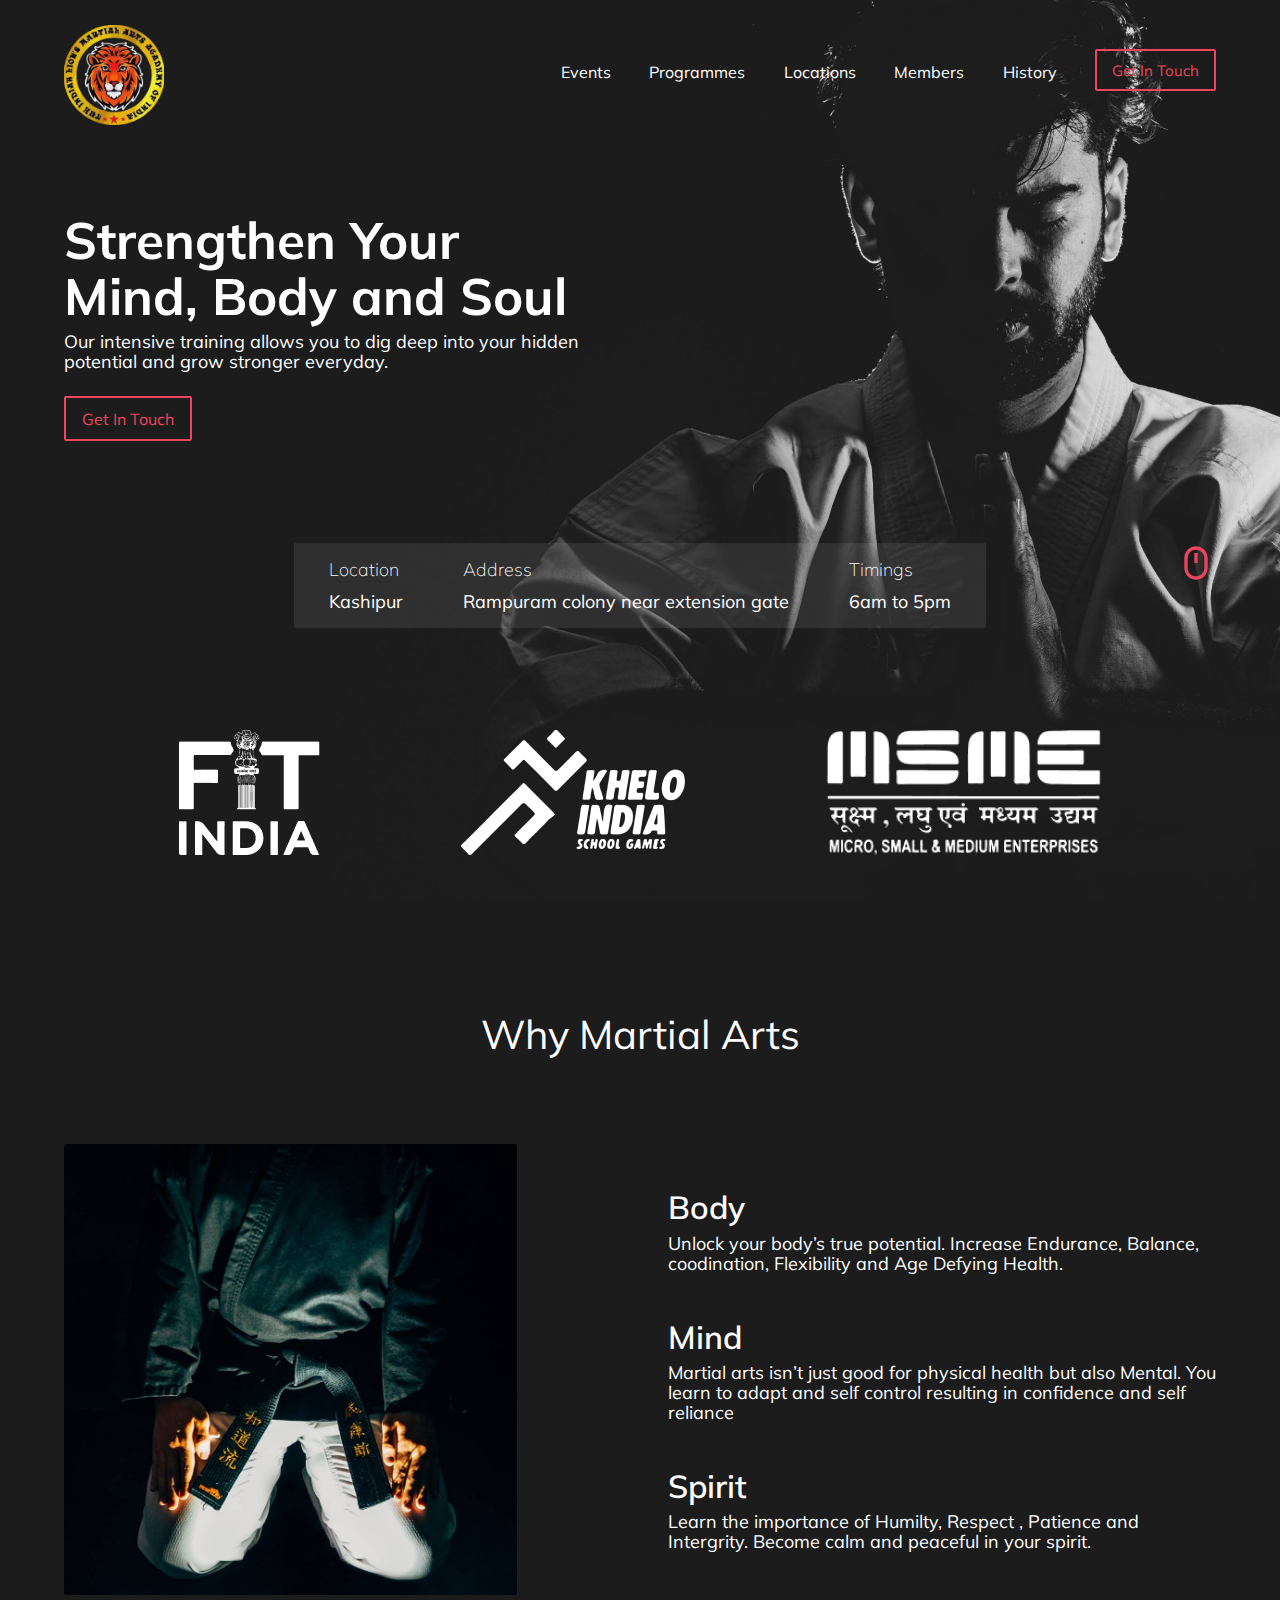
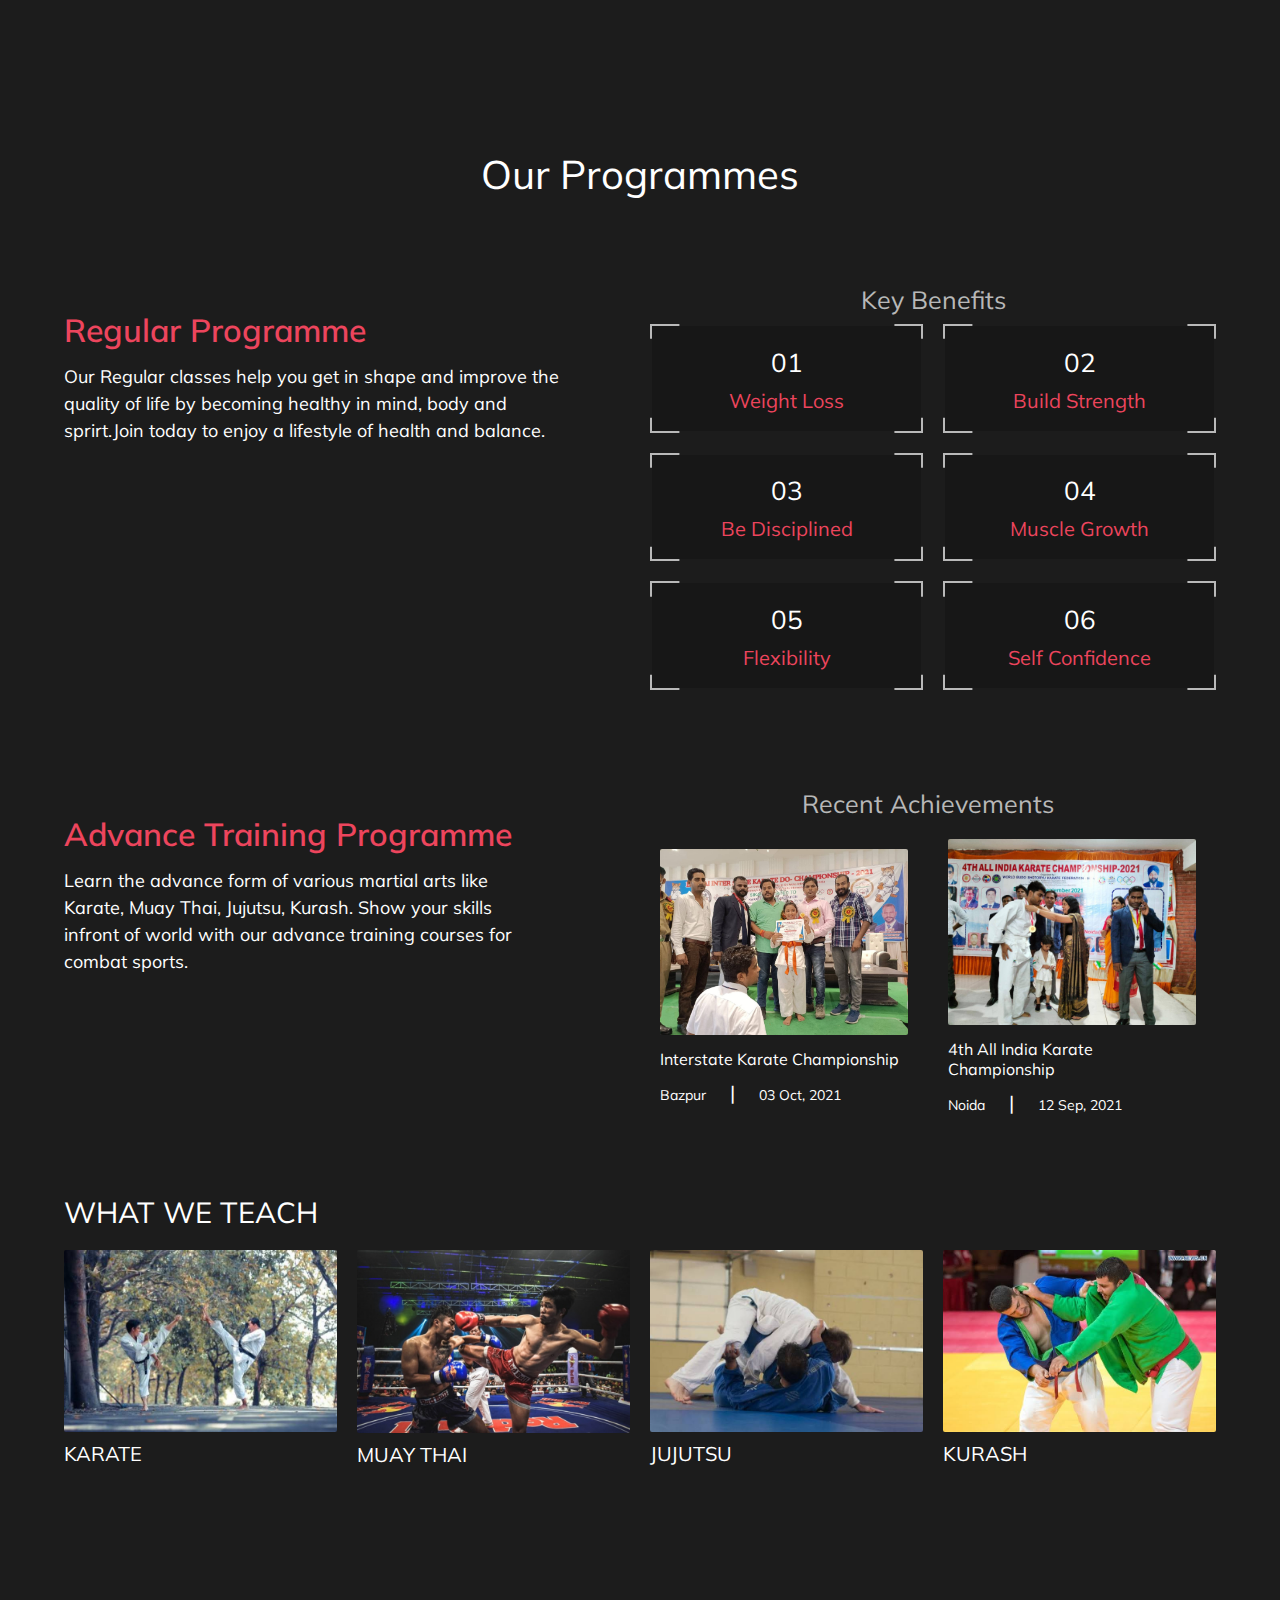
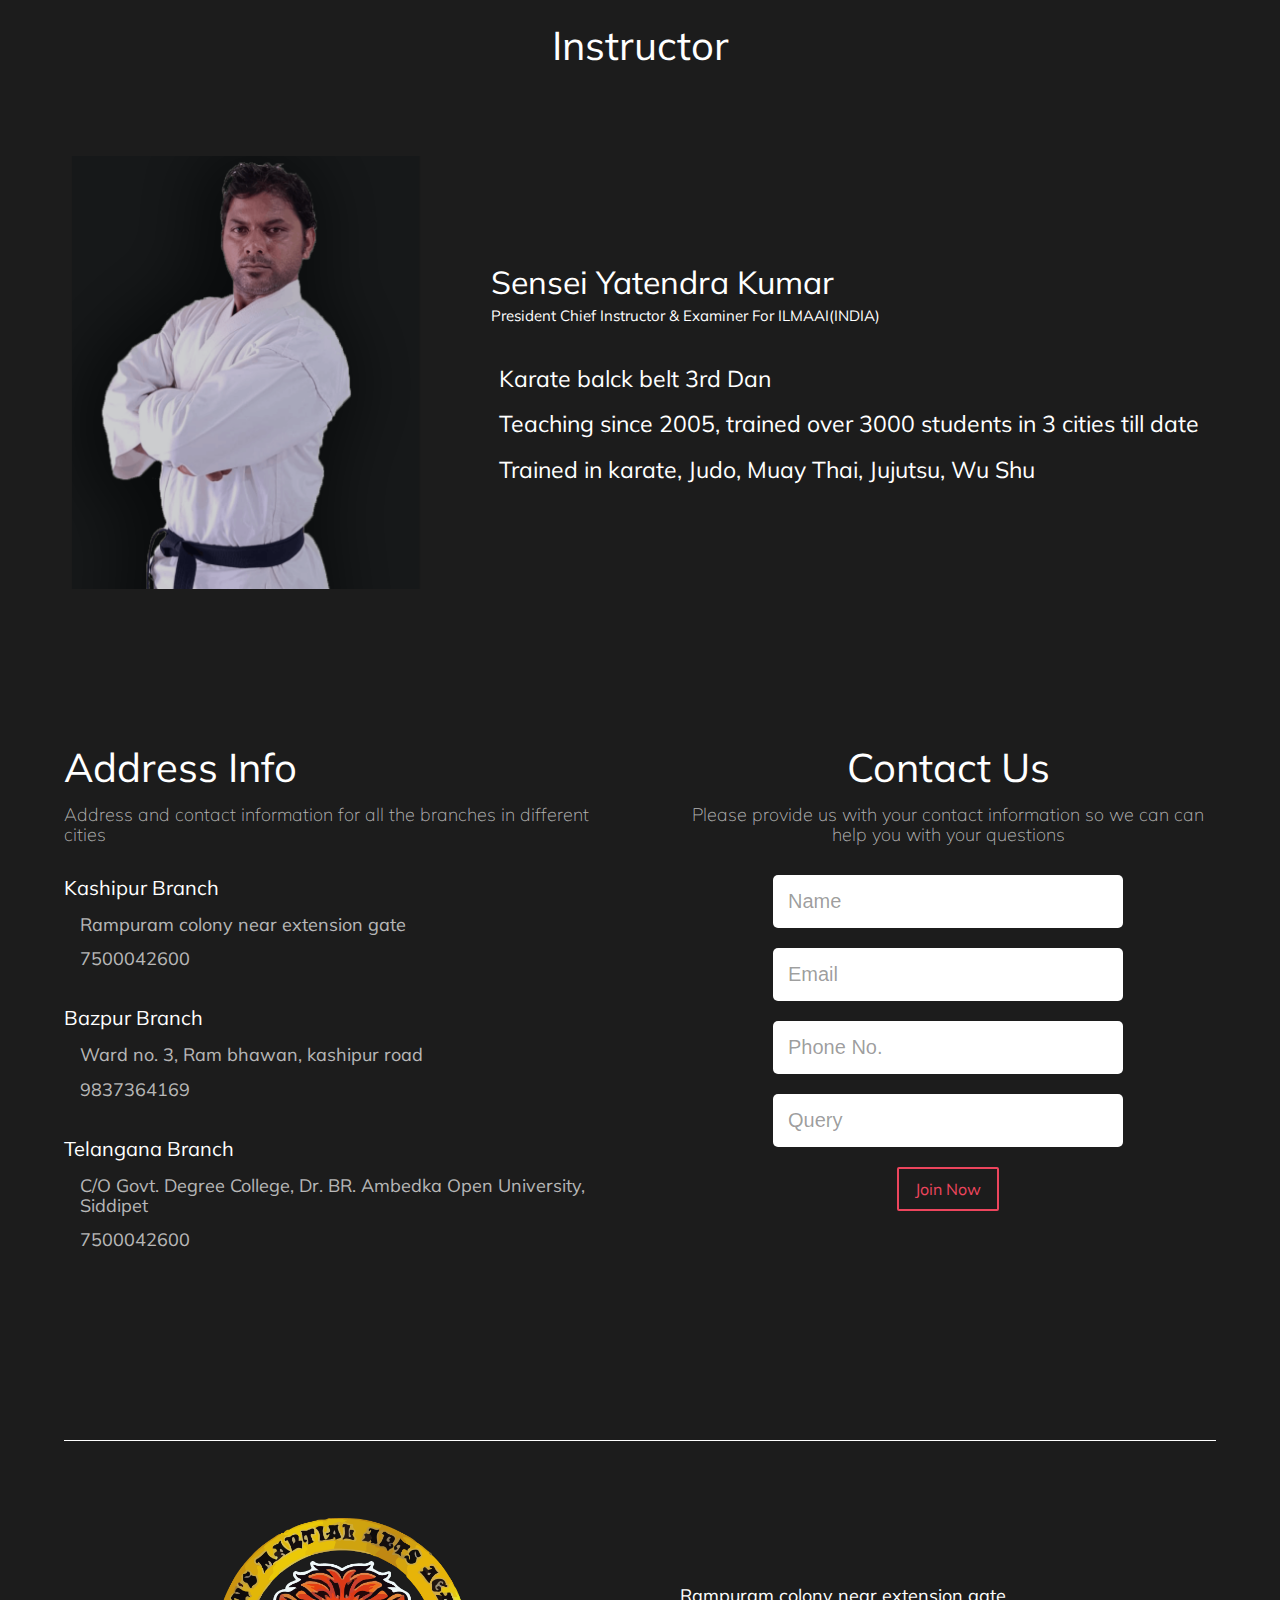
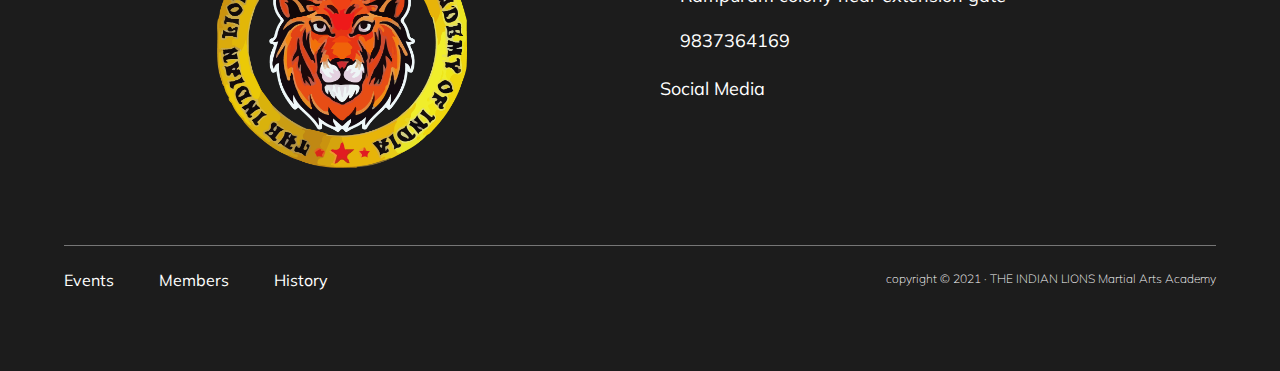
<file: index.html>
<!DOCTYPE html>
<html lang="en">
  <head>
    <meta charset="UTF-8" />
    <meta http-equiv="X-UA-Compatible" content="IE=edge" />
    <meta name="viewport" content="width=device-width, initial-scale=1.0" />
    <title>The Indian Lions</title>
    <link rel="stylesheet" href="style/style.css" />
    <link
      rel="stylesheet"
      href="https://cdnjs.cloudflare.com/ajax/libs/font-awesome/6.0.0-beta2/css/all.min.css"
      integrity="sha512-YWzhKL2whUzgiheMoBFwW8CKV4qpHQAEuvilg9FAn5VJUDwKZZxkJNuGM4XkWuk94WCrrwslk8yWNGmY1EduTA=="
      crossorigin="anonymous"
      referrerpolicy="no-referrer"
    />
    <link rel="preconnect" href="https://fonts.googleapis.com" />
    <link rel="preconnect" href="https://fonts.gstatic.com" crossorigin />
    <link
      href="https://fonts.googleapis.com/css2?family=Mulish:wght@200;400;600&display=swap"
      rel="stylesheet"
    />
  </head>
  <body>
    <header id="1">
      <div class="header-bg"></div>
      <nav>
        <div class="logo">
          <img src="./Images/Logo.png" alt="Logo of the karate academy" />
        </div>
        <div class="menu-toggle">
          <span class="menu-span"></span>
          <span class="menu-span"></span>
          <span class="menu-span"></span>
        </div>
        <ul class="nav-links">
          <li><a href="404.html">Events</a></li>
          <li><a href="#3">Programmes</a></li>
          <li><a href="#5">Locations</a></li>
          <li><a href="404.html">Members</a></li>
          <li><a href="404.html">History</a></li>
          <li><a href="#5" class="btn">Get In Touch</a></li>
        </ul>
      </nav>
      <article class="hero">
        <div class="content">
          <h1>
            Strengthen Your <br />
            Mind, Body and Soul
          </h1>
          <p>
            Our intensive training allows you to dig deep into your hidden
            potential and grow stronger everyday.
          </p>
          <a href="#5" class="btn">Get In Touch</a>
        </div>
        <div class="hero-base">
          <div class="location-bar">
            <div>
              <span>Location</span>
              <span>Kashipur</span>
            </div>
            <div>
              <span>Address</span>
              <span>Rampuram colony near extension gate</span>
            </div>
            <div>
              <span>Timings</span>
              <span>6am to 5pm</span>
            </div>
          </div>
          <div class="scroll-dwn">
            <svg xmlns="http://www.w3.org/2000/svg" viewBox="0 0 24 24">
              <path
                fill="#ed455d"
                d="M11.975 22H12c3.859 0 7-3.14 7-7V9c0-3.841-3.127-6.974-6.981-7h-.06C8.119 2.022 5 5.157 5 9v6c0 3.86 3.129 7 6.975 7zM7 9a5.007 5.007 0 0 1 4.985-5C14.75 4.006 17 6.249 17 9v6c0 2.757-2.243 5-5 5h-.025C9.186 20 7 17.804 7 15V9z"
              ></path>
              <path fill="#ed455d" d="M11 6h2v6h-2z"></path>
            </svg>
          </div>
        </div>
        <div class="brands">
          <ul>
            <li>
              <img src="Images/Brands/fit india.png" alt="FIT INDIA Logo" />
            </li>
            <li>
              <img src="Images/Brands/khelo india.png" alt="KHELO INDIA Logo" />
            </li>
            <li>
              <img src="Images/Brands/msme.png" alt="MSME Logo" />
            </li>
          </ul>
        </div>
      </article>
    </header>
    <main>
      <section id="2" class="importance grid">
        <h2>Why Martial Arts</h2>
        <img src="Images/why.jpg" alt="A karate student in a siting position" />
        <article class="why">
          <div>
            <i class="fas fa-circle"></i>
            <div>
              <h3>Body</h3>
              <p>
                Unlock your body’s true potential. Increase Endurance, Balance,
                coodination, Flexibility and Age Defying Health.
              </p>
            </div>
          </div>
          <div>
            <i class="fas fa-circle"></i>
            <div>
              <h3>Mind</h3>
              <p>
                Martial arts isn’t just good for physical health but also
                Mental. You learn to adapt and self control resulting in
                confidence and self reliance
              </p>
            </div>
          </div>
          <div>
            <i class="fas fa-circle"></i>
            <div>
              <h3>Spirit</h3>
              <p>
                Learn the importance of Humilty, Respect , Patience and
                Intergrity. Become calm and peaceful in your spirit.
              </p>
            </div>
          </div>
        </article>
      </section>
      <section id="3" class="programme">
        <h2>Our Programmes</h2>
        <article class="regular grid">
          <div class="content">
            <h3>Regular Programme</h3>
            <p>
              Our Regular classes help you get in shape and improve the quality
              of life by becoming healthy in mind, body and sprirt.Join today to
              enjoy a lifestyle of health and balance.
            </p>
          </div>
          <div class="benefits grid">
            <h4>Key Benefits</h4>
            <div class="benefit">
              <div class="border">
                <span></span>
                <span></span>
                <span></span>
                <span></span>
              </div>
              <span>01</span>
              <span>Weight Loss</span>
            </div>
            <div class="benefit">
              <div class="border">
                <span></span>
                <span></span>
                <span></span>
                <span></span>
              </div>
              <span>02</span>
              <span>Build Strength</span>
            </div>
            <div class="benefit">
              <div class="border">
                <span></span>
                <span></span>
                <span></span>
                <span></span>
              </div>
              <span>03</span>
              <span>Be Disciplined</span>
            </div>
            <div class="benefit">
              <div class="border">
                <span></span>
                <span></span>
                <span></span>
                <span></span>
              </div>
              <span>04</span>
              <span>Muscle Growth</span>
            </div>
            <div class="benefit">
              <div class="border">
                <span></span>
                <span></span>
                <span></span>
                <span></span>
              </div>
              <span>05</span>
              <span>Flexibility</span>
            </div>
            <div class="benefit">
              <div class="border">
                <span></span>
                <span></span>
                <span></span>
                <span></span>
              </div>
              <span>06</span>
              <span>Self Confidence</span>
            </div>
          </div>
        </article>
        <article class="comptetive">
          <div class="content">
            <h3>Advance Training Programme</h3>
            <p>
              Learn the advance form of various martial arts like Karate, Muay
              Thai, Jujutsu, Kurash. Show your skills infront of world with our
              advance training courses for combat sports.
            </p>
          </div>
          <div class="achievements">
            <h4>Recent Achievements</h4>
            <div class="gallery">
              <i class="fas fa-arrow-left"></i>
              <div class="imgs">
                <div class="container">
                  <div>
                    <img src="Images/Achievements/1.jpeg" alt="" />
                    <p>Interstate Karate Championship</p>
                    <p>Bazpur <span>|</span> 03 Oct, 2021</p>
                  </div>
                  <div>
                    <img src="Images/Achievements/2.jpeg" alt="" />
                    <p>4th All India Karate Championship</p>
                    <p>Noida <span>|</span> 12 Sep, 2021</p>
                  </div>
                  <div>
                    <img src="Images/Achievements/3.jpeg" alt="" />
                    <p>Interstate Karate Championship</p>
                    <p>Bazpur <span>|</span> 03 Oct, 2021</p>
                  </div>
                  <div>
                    <img src="Images/Achievements/4.jpeg" alt="" />
                    <p>Interstate Karate Championship</p>
                    <p>Bazpur <span>|</span> 03 Oct, 2021</p>
                  </div>
                </div>
              </div>
              <i class="fas fa-arrow-right"></i>
            </div>
          </div>
        </article>
        <article class="teaching">
          <h3>WHAT WE TEACH</h3>
          <div class="genre">
            <img src="Images/Genre/1.jpg" alt="" />
            <span>KARATE</span>
          </div>
          <div class="genre">
            <img src="Images/Genre/2.jpg" alt="" />
            <span>MUAY THAI</span>
          </div>
          <div class="genre">
            <img src="Images/Genre/3.jpg" alt="" />
            <span>JUJUTSU</span>
          </div>
          <div class="genre">
            <img src="Images/Genre/4.jpeg" alt="" />
            <span>KURASH</span>
          </div>
        </article>
      </section>
      <section id="4" class="instructor grid">
        <h2>Instructor</h2>
        <img src="Images/Instructor.png" alt="instructor of the academy" />
        <div class="content">
          <h3>Sensei Yatendra Kumar</h3>
          <p class="side-text">
            President Chief Instructor & Examiner For ILMAAI(INDIA)
          </p>
          <ul>
            <li>
              <i class="fas fa-circle"></i>
              <p>Karate balck belt 3rd Dan</p>
            </li>
            <li>
              <i class="fas fa-circle"></i>
              <p>
                Teaching since 2005, trained over 3000 students in 3 cities till
                date
              </p>
            </li>
            <li>
              <i class="fas fa-circle"></i>
              <p>Trained in karate, Judo, Muay Thai, Jujutsu, Wu Shu</p>
            </li>
          </ul>
        </div>
      </section>
      <section id="5" class="contact grid">
        <article class="address">
          <h2>Address Info</h2>
          <p>
            Address and contact information for all the branches in different
            cities
          </p>
          <div class="content">
            <div class="branch">
              <h3>Kashipur Branch</h3>
              <div>
                <i class="fas fa-map-marker-alt"></i>
                <p>Rampuram colony near extension gate</p>
              </div>
              <div>
                <i class="fas fa-phone"></i>
                <p>7500042600</p>
              </div>
            </div>
            <div class="branch">
              <h3>Bazpur Branch</h3>
              <div>
                <i class="fas fa-map-marker-alt"></i>
                <p>Ward no. 3, Ram bhawan, kashipur road</p>
              </div>
              <div>
                <i class="fas fa-phone"></i>
                <p>9837364169</p>
              </div>
            </div>
            <div class="branch">
              <h3>Telangana Branch</h3>
              <div>
                <i class="fas fa-map-marker-alt"></i>
                <p>
                  C/O Govt. Degree College, Dr. BR. Ambedka Open University,
                  Siddipet
                </p>
              </div>
              <div>
                <i class="fas fa-phone"></i>
                <p>7500042600</p>
              </div>
            </div>
          </div>
        </article>
        <article class="form">
          <h2>Contact Us</h2>
          <p>
            Please provide us with your contact information so we can can help
            you with your questions
          </p>
          <div class="content">
            <input type="text" name="Full_name" , placeholder="Name" />
            <input type="text" name="Email" , placeholder="Email" />
            <input type="text" name="Phone_number" , placeholder="Phone No." />
            <input type="text" name="Query" , placeholder="Query" />
            <a class="btn" href="#!">Join Now</a>
          </div>
        </article>
      </section>
    </main>
    <footer id="6">
      <div class="logo">
        <img src="Images/Logo.png" alt="Logo of thw academy" />
      </div>
      <div class="content">
        <div>
          <i class="fas fa-map-marker-alt"></i>
          <p>Rampuram colony near extension gate</p>
        </div>
        <div>
          <i class="fas fa-phone"></i>
          <p>9837364169</p>
        </div>
        <div class="socials">
          <span>Social Media</span>
          <i class="far fa-envelope"></i>
          <i class="fab fa-whatsapp"></i>
          <i class="fab fa-youtube"></i>
          <i class="fab fa-facebook-f"></i>
        </div>
      </div>
      <div class="copyright">
        <div>
          <span><a href="404.html"> Events </a></span>
          <span><a href="404.html"> Members </a></span>
          <span><a href="404.html"> History </a></span>
        </div>
        <p>
          copyright &copy; 2021 &middot; THE INDIAN LIONS Martial Arts Academy
        </p>
      </div>
    </footer>
    <script
      src="https://cdnjs.cloudflare.com/ajax/libs/gsap/3.8.0/gsap.min.js"
      integrity="sha512-eP6ippJojIKXKO8EPLtsUMS+/sAGHGo1UN/38swqZa1ypfcD4I0V/ac5G3VzaHfDaklFmQLEs51lhkkVaqg60Q=="
      crossorigin="anonymous"
      referrerpolicy="no-referrer"
    ></script>
    <script src="script.js"></script>
  </body>
</html>
</file>
<file: style/style.css>
*,
*::after,
*::before {
  margin: 0;
  padding: 0;
  -webkit-box-sizing: border-box;
          box-sizing: border-box;
}

html {
  font-size: 20px;
  scroll-behavior: smooth;
}

html body {
  background: #1c1c1c;
  color: #ffff;
  font-family: "Mulish", sans-serif;
  -ms-overflow-style: none;
  scrollbar-width: none;
  -ms-scroll-snap-type: y mandatory;
      scroll-snap-type: y mandatory;
}

html body::-webkit-scrollbar {
  display: none;
}

html body section {
  max-width: 1300px;
  width: 90%;
  margin: 0 auto;
  padding: clamp(6em, 12vw, 12em) 0 0em 0;
}

html body footer {
  max-width: 1300px;
  width: 90%;
  margin: clamp(6em, 12vw, 12em) auto clamp(2em, 12vw, 4em) auto;
}

html body img {
  width: 100%;
  display: block;
  border-radius: 2px;
}

html body h1 {
  font-size: clamp(1.5rem, 4vw, 3rem);
}

html body h2 {
  font-size: clamp(1.45rem, 4vw, 2rem);
  font-weight: 400;
  text-align: center;
  margin-bottom: clamp(-0.45em, 2vw, 1em);
}

html body h3 {
  font-size: clamp(1.2rem, 2.5vw, 1.75rem);
  font-weight: 600;
}

html body h4 {
  font-size: clamp(1rem, 2vw, 1.25rem);
  font-weight: 400;
}

html body p {
  font-size: clamp(0.8rem, 1.5vw, 0.9rem);
  line-height: clamp(1.1em, 1.5vw, 1.25em);
}

html body span {
  font-size: 1rem;
}

html body ul {
  list-style: none;
}

html body a {
  text-decoration: none;
  color: #ffff;
  font-size: clamp(0.8rem, 1vw, 0.9rem);
  position: relative;
  display: inline-block;
}

html body a:after {
  content: "";
  display: block;
  position: absolute;
  bottom: -5px;
  left: 0;
  width: 0%;
  height: 2px;
  border-radius: 50px;
  background: white;
  -webkit-transition: all 0.3s linear;
  transition: all 0.3s linear;
}

html body a:hover::after {
  width: 100%;
}

html body a:focus {
  color: #ed455d;
}

html body a:focus:after {
  background: #ed455d;
}

html body .btn {
  padding: 0.65em 1em;
  border: 2px solid #ed455d;
  border-radius: 2px;
  color: #ed455d;
  position: relative;
  -webkit-transition: all 0.3s linear;
  transition: all 0.3s linear;
}

html body .btn:after {
  content: "";
  display: block;
  background: #ed455d;
  width: 0%;
  height: 100%;
  position: absolute;
  top: 0;
  left: 0;
  border-radius: 0px;
}

html body .btn:hover {
  color: #ffff;
}

html body .btn:hover::after {
  width: 100%;
  z-index: -1;
  border: 2px solid #ed455d;
}

html body i {
  cursor: pointer;
  display: block;
}

html body i::after, html body i::before {
  display: block;
}

header {
  max-width: 1300px;
  width: 90%;
  margin: clamp(15px, 3vw, 20px) auto 0 auto;
}

header .header-bg {
  position: absolute;
  inset: 0;
  width: 100%;
  background: url("../Images/Hero-bg.jpg") no-repeat right/cover;
  z-index: -1;
}

header nav {
  position: absolute;
  max-width: 1400px;
  width: 90%;
  left: 50%;
  -webkit-transform: translateX(-50%);
          transform: translateX(-50%);
  display: -webkit-box;
  display: -ms-flexbox;
  display: flex;
  -webkit-box-pack: justify;
      -ms-flex-pack: justify;
          justify-content: space-between;
  -webkit-box-align: center;
      -ms-flex-align: center;
          align-items: center;
}

header nav .logo {
  max-width: 100px;
}

header nav .logo img {
  position: relative;
  top: 5px;
}

header nav .menu-toggle {
  width: 40px;
  height: 40px;
  position: relative;
  border: 2px solid whitesmoke;
  border-radius: 4px 4px 0px 0px;
  display: none;
}

header nav .menu-toggle span {
  position: absolute;
  display: block;
  width: 25px;
  height: 2px;
  background: white;
  border-radius: 10px;
  top: 50%;
  left: 50%;
  -webkit-transform: translate(-50%, -50%);
          transform: translate(-50%, -50%);
}

header nav .menu-toggle span:nth-child(1) {
  margin-top: -8px;
}

header nav .menu-toggle span:nth-child(3) {
  margin-top: 8px;
}

header nav .nav-links {
  width: 100%;
  display: -webkit-box;
  display: -ms-flexbox;
  display: flex;
  -webkit-box-pack: justify;
      -ms-flex-pack: justify;
          justify-content: space-between;
  -webkit-box-align: center;
      -ms-flex-align: center;
          align-items: center;
  -webkit-box-pack: end;
      -ms-flex-pack: end;
          justify-content: flex-end;
}

header nav .nav-links li {
  margin-right: clamp(1em, 3vw, 3em);
}

header nav .nav-links li:last-child {
  margin-right: 0;
}

header nav .nav-links li .btn {
  font-size: clamp(0.6rem, 3vw, 0.75rem);
}

header .hero {
  display: -webkit-box;
  display: -ms-flexbox;
  display: flex;
  -webkit-box-orient: vertical;
  -webkit-box-direction: normal;
      -ms-flex-direction: column;
          flex-direction: column;
  padding-top: clamp(6em, 15vw, 15em);
  gap: clamp(3em, 8vw, 8em);
}

header .hero .content {
  display: -webkit-box;
  display: -ms-flexbox;
  display: flex;
  -webkit-box-orient: vertical;
  -webkit-box-direction: normal;
      -ms-flex-direction: column;
          flex-direction: column;
  -webkit-box-align: start;
      -ms-flex-align: start;
          align-items: flex-start;
  gap: clamp(0.75em, 2vw, 2em);
}

header .hero .content h1 {
  line-height: 1.1em;
  margin-bottom: clamp(-0.35em, 1vw, -3em);
}

header .hero .content p {
  width: 50%;
  line-height: clamp(1em, 1.5vw, 1.45em);
}

header .hero .content button {
  margin-top: 0.5em;
}

header .hero .hero-base {
  width: 100%;
  position: relative;
}

header .hero .hero-base .location-bar {
  width: 60%;
  margin: 0 auto;
  background: rgba(219, 219, 219, 0.1);
  display: -webkit-box;
  display: -ms-flexbox;
  display: flex;
  -webkit-box-pack: justify;
      -ms-flex-pack: justify;
          justify-content: space-between;
  padding: 0.75em 1.75em;
  border-radius: 2px;
  z-index: -1;
}

header .hero .hero-base .location-bar span {
  display: block;
  font-size: clamp(0.75rem, 2vw, 0.9rem);
}

header .hero .hero-base .location-bar span:nth-child(1) {
  font-weight: 200;
  margin-bottom: clamp(0.25em, 2vw, 0.45em);
}

header .hero .hero-base .scroll-dwn {
  position: absolute;
  top: 0;
  right: 0;
  width: 40px;
}

header .hero .hero-base .scroll-dwn svg {
  width: 100%;
  height: 100%;
}

header .hero .brands {
  width: 80%;
  margin: 0 auto;
}

header .hero .brands ul {
  display: -webkit-box;
  display: -ms-flexbox;
  display: flex;
  -webkit-box-pack: justify;
      -ms-flex-pack: justify;
          justify-content: space-between;
  -webkit-box-align: center;
      -ms-flex-align: center;
          align-items: center;
}

.grid {
  display: -ms-grid;
  display: grid;
  -ms-grid-columns: 1fr 1fr;
      grid-template-columns: 1fr 1fr;
  row-gap: clamp(3em, 3vw, 4em);
  -webkit-column-gap: 1em;
          column-gap: 1em;
}

.importance h2 {
  -ms-grid-column: 1;
  -ms-grid-column-span: 2;
  grid-column: 1/3;
}

.importance img {
  width: 80%;
}

.importance .why {
  text-align: left;
  display: -webkit-box;
  display: -ms-flexbox;
  display: flex;
  -webkit-box-orient: vertical;
  -webkit-box-direction: normal;
      -ms-flex-direction: column;
          flex-direction: column;
  -webkit-box-pack: space-evenly;
      -ms-flex-pack: space-evenly;
          justify-content: space-evenly;
}

.importance .why > div {
  display: -webkit-box;
  display: -ms-flexbox;
  display: flex;
  -webkit-box-align: center;
      -ms-flex-align: center;
          align-items: center;
}

.importance .why > div i {
  font-size: 0.45rem;
  opacity: 0.5;
  margin-right: clamp(1em, 3vw, 2em);
}

.importance .why h3 {
  margin-bottom: clamp(0em, 0.5vw, 0.35em);
}

.programme {
  display: -webkit-box;
  display: -ms-flexbox;
  display: flex;
  -webkit-box-orient: vertical;
  -webkit-box-direction: normal;
      -ms-flex-direction: column;
          flex-direction: column;
  gap: clamp(3em, 3vw, 4em);
}

.programme .content {
  padding-top: clamp(0.45em, 2vw, 2em);
}

.programme .content h3 {
  color: #ed455d;
  margin-bottom: clamp(0em, 1vw, 0.5em);
  -ms-flex-line-pack: center;
      align-content: center;
}

.programme .content p {
  width: 100%;
  padding-right: clamp(1em, 5vw, 8em);
  line-height: 1.5em;
}

.programme article:nth-child(2) {
  margin-bottom: clamp(1em, 3vw, 2em);
}

.programme h4 {
  -ms-grid-column: 1;
  -ms-grid-column-span: 2;
  grid-column: 1/3;
  text-align: center;
  color: rgba(255, 255, 255, 0.7);
}

.programme .regular .benefits {
  position: relative;
  row-gap: 1em;
}

.programme .regular .benefits h4 {
  margin-bottom: -0.45em;
}

.programme .regular .benefits .benefit {
  display: -webkit-box;
  display: -ms-flexbox;
  display: flex;
  -webkit-box-orient: vertical;
  -webkit-box-direction: normal;
      -ms-flex-direction: column;
          flex-direction: column;
  text-align: center;
  background: rgba(0, 0, 0, 0.15);
  padding: 0.5em 0 1em 0;
  position: relative;
}

.programme .regular .benefits .benefit .border {
  position: absolute;
  padding: 2px;
  border: 2px solid rgba(255, 255, 255, 0.7);
  inset: 0;
}

.programme .regular .benefits .benefit .border span {
  position: absolute;
  display: block;
  background: #1c1c1c;
}

.programme .regular .benefits .benefit .border span:nth-child(1) {
  width: 80%;
  height: 2px;
  top: -2px;
  left: 50%;
  -webkit-transform: translateX(-50%);
          transform: translateX(-50%);
}

.programme .regular .benefits .benefit .border span:nth-child(2) {
  width: 80%;
  height: 2px;
  bottom: -2px;
  left: 50%;
  -webkit-transform: translateX(-50%);
          transform: translateX(-50%);
}

.programme .regular .benefits .benefit .border span:nth-child(3) {
  width: 2px;
  height: 75%;
  top: 50%;
  -webkit-transform: translateY(-50%);
          transform: translateY(-50%);
  left: -2px;
}

.programme .regular .benefits .benefit .border span:nth-child(4) {
  width: 2px;
  height: 75%;
  top: 50%;
  -webkit-transform: translateY(-50%);
          transform: translateY(-50%);
  right: -2px;
}

.programme .regular .benefits .benefit > span {
  color: #ed455d;
  font-size: 1rem;
  margin-top: 0.45em;
}

.programme .regular .benefits .benefit > span:nth-child(2) {
  color: #ffff;
  font-size: 1.3rem;
}

.programme .comptetive {
  display: -webkit-box;
  display: -ms-flexbox;
  display: flex;
  -webkit-box-align: start;
      -ms-flex-align: start;
          align-items: flex-start;
  gap: clamp(3em, 3vw, 4em);
}

.programme .comptetive .achievements {
  max-width: 50%;
}

.programme .comptetive .achievements .gallery {
  display: -webkit-box;
  display: -ms-flexbox;
  display: flex;
  -webkit-box-align: center;
      -ms-flex-align: center;
          align-items: center;
}

.programme .comptetive .achievements .gallery .imgs {
  overflow: hidden;
}

.programme .comptetive .achievements .gallery .imgs .container {
  display: -webkit-box;
  display: -ms-flexbox;
  display: flex;
  padding: 0;
}

.programme .comptetive .achievements .gallery .imgs .container div {
  display: -webkit-box;
  display: -ms-flexbox;
  display: flex;
  -webkit-box-orient: vertical;
  -webkit-box-direction: normal;
      -ms-flex-direction: column;
          flex-direction: column;
  gap: 0.75em;
  min-width: 50%;
  padding: 1em;
}

.programme .comptetive .achievements .gallery .imgs .container div img {
  width: 100%;
}

.programme .comptetive .achievements .gallery .imgs .container div p {
  width: 100%;
  font-size: 0.8rem;
}

.programme .comptetive .achievements .gallery .imgs .container div p span {
  padding: 0 1em;
}

.programme .comptetive .achievements .gallery .imgs .container div p:nth-child(3) {
  font-size: 0.7rem;
}

.programme .teaching {
  display: -ms-grid;
  display: grid;
  -ms-grid-columns: 1fr 1fr 1fr 1fr;
      grid-template-columns: 1fr 1fr 1fr 1fr;
  gap: 1em;
}

.programme .teaching h3 {
  font-size: clamp(1rem, 4vw, 1.45rem);
  font-weight: 400;
  -ms-grid-column: 1;
  -ms-grid-column-span: 4;
  grid-column: 1/5;
}

.programme .teaching span {
  font-size: clamp(0.7rem, 3vw, 1rem);
  display: block;
  margin-top: 0.45em;
}

.instructor {
  -webkit-column-gap: 5vw;
          column-gap: 5vw;
  -ms-grid-columns: 1fr 2fr;
      grid-template-columns: 1fr 2fr;
}

.instructor h2 {
  -ms-grid-column: 1;
  -ms-grid-column-span: 2;
  grid-column: 1/3;
}

.instructor .content {
  display: -webkit-box;
  display: -ms-flexbox;
  display: flex;
  -webkit-box-orient: vertical;
  -webkit-box-direction: normal;
      -ms-flex-direction: column;
          flex-direction: column;
  gap: 1em;
  -webkit-box-pack: center;
      -ms-flex-pack: center;
          justify-content: center;
}

.instructor .content h3 {
  font-weight: 400;
}

.instructor .content .side-text {
  margin-top: -1em;
  font-size: 0.75rem;
}

.instructor .content ul li {
  display: -webkit-box;
  display: -ms-flexbox;
  display: flex;
  -webkit-box-align: center;
      -ms-flex-align: center;
          align-items: center;
  margin-top: 1em;
}

.instructor .content ul li i {
  font-size: 0.4em;
  margin-right: 1em;
}

.instructor .content ul li p {
  font-size: clamp(1rem, 3vw, 1.15rem);
}

.contact {
  -webkit-column-gap: clamp(4em, 2vw, 8em);
          column-gap: clamp(4em, 2vw, 8em);
}

.contact h2 {
  margin-bottom: clamp(10px, 1vw, 15px);
}

.contact article > p {
  margin-bottom: clamp(30px, 2vw, 40px);
}

.contact .content {
  height: 100%;
  display: -webkit-box;
  display: -ms-flexbox;
  display: flex;
  -webkit-box-orient: vertical;
  -webkit-box-direction: normal;
      -ms-flex-direction: column;
          flex-direction: column;
}

.contact .address {
  display: -webkit-box;
  display: -ms-flexbox;
  display: flex;
  -webkit-box-orient: vertical;
  -webkit-box-direction: normal;
      -ms-flex-direction: column;
          flex-direction: column;
}

.contact .address h2 {
  text-align: left;
}

.contact .address p {
  font-weight: 200;
  color: rgba(255, 255, 255, 0.7);
}

.contact .address .content .branch {
  display: -webkit-box;
  display: -ms-flexbox;
  display: flex;
  -webkit-box-orient: vertical;
  -webkit-box-direction: normal;
      -ms-flex-direction: column;
          flex-direction: column;
  margin-bottom: 1.8em;
  gap: 0.75em;
}

.contact .address .content .branch h3 {
  font-size: clamp(0.9rem, 4vw, 1rem);
  font-weight: 400;
}

.contact .address .content .branch p {
  font-weight: 400;
}

.contact .address .content .branch div {
  display: -webkit-box;
  display: -ms-flexbox;
  display: flex;
}

.contact .address .content .branch div i {
  display: block;
  margin-right: 0.95em;
  font-size: 0.85rem;
}

.contact .form {
  display: -webkit-box;
  display: -ms-flexbox;
  display: flex;
  -webkit-box-orient: vertical;
  -webkit-box-direction: normal;
      -ms-flex-direction: column;
          flex-direction: column;
  text-align: center;
}

.contact .form p {
  font-weight: 200;
  color: rgba(255, 255, 255, 0.7);
}

.contact .form .content {
  width: 100%;
  -webkit-box-align: center;
      -ms-flex-align: center;
          align-items: center;
}

.contact .form .content input {
  display: block;
  width: 80%;
  max-width: 350px;
  padding: clamp(0.75em, 1vw, 1em);
  border: none;
  border-radius: 5px;
  font-size: clamp(0.75rem, 3vw, 1rem);
  margin-bottom: 1em;
}

.contact .form .content input::-webkit-input-placeholder {
  color: rgba(0, 0, 0, 0.4);
}

.contact .form .content input:-ms-input-placeholder {
  color: rgba(0, 0, 0, 0.4);
}

.contact .form .content input::-ms-input-placeholder {
  color: rgba(0, 0, 0, 0.4);
}

.contact .form .content input::placeholder {
  color: rgba(0, 0, 0, 0.4);
}

footer {
  display: -ms-grid;
  display: grid;
  -ms-grid-columns: 1fr 1fr;
      grid-template-columns: 1fr 1fr;
  padding-top: clamp(1em, 6vw, 6em);
  border-top: 1px solid white;
  -webkit-column-gap: clamp(2em, 2vw, 5em);
          column-gap: clamp(2em, 2vw, 5em);
}

footer .logo {
  width: 100%;
  display: -webkit-box;
  display: -ms-flexbox;
  display: flex;
  -webkit-box-align: center;
      -ms-flex-align: center;
          align-items: center;
  -webkit-box-pack: center;
      -ms-flex-pack: center;
          justify-content: center;
}

footer .logo img {
  max-width: 250px;
}

footer .content {
  display: -webkit-box;
  display: -ms-flexbox;
  display: flex;
  -webkit-box-orient: vertical;
  -webkit-box-direction: normal;
      -ms-flex-direction: column;
          flex-direction: column;
  -webkit-box-pack: center;
      -ms-flex-pack: center;
          justify-content: center;
}

footer .content div {
  display: -webkit-box;
  display: -ms-flexbox;
  display: flex;
  margin-bottom: clamp(0.8em, 2vw, 1.45em);
}

footer .content div:nth-child(3) {
  margin-bottom: 0;
}

footer .content i {
  margin-right: 1em;
  font-size: clamp(0.9rem, 2vw, 1rem);
}

footer .content .socials {
  display: -webkit-box;
  display: -ms-flexbox;
  display: flex;
  -webkit-box-align: center;
      -ms-flex-align: center;
          align-items: center;
}

footer .content .socials span {
  font-size: clamp(0.8rem, 2vw, 0.9rem);
}

footer .content .socials i {
  font-size: clamp(0.9rem, 2vw, 1.2rem);
  margin: 0 0 0 1em;
}

footer .content .socials i:hover {
  -webkit-transition: all 0.3s linear;
  transition: all 0.3s linear;
  color: #ed455d;
}

footer .copyright {
  -ms-grid-column: 1;
  -ms-grid-column-span: 2;
  grid-column: 1/3;
  margin-top: clamp(1em, 6vw, 6em);
  padding-top: clamp(0.75em, 3vw, 1em);
  border-top: 1px solid rgba(255, 255, 255, 0.4);
  display: -webkit-box;
  display: -ms-flexbox;
  display: flex;
  -webkit-box-pack: justify;
      -ms-flex-pack: justify;
          justify-content: space-between;
  -webkit-box-align: center;
      -ms-flex-align: center;
          align-items: center;
}

footer .copyright span {
  margin-right: 2em;
}

footer .copyright span a {
  font-size: 0.8rem;
}

footer .copyright span:nth-child(4) {
  margin: 0;
}

footer .copyright p {
  font-size: 0.6rem;
  font-weight: 200;
}

header {
  max-width: 1400px;
}

.container {
  padding-top: 150px;
  display: -ms-grid;
  display: grid;
  -ms-grid-columns: 1fr 1fr;
      grid-template-columns: 1fr 1fr;
  -webkit-box-align: center;
      -ms-flex-align: center;
          align-items: center;
}

.container .content {
  width: 100%;
  padding-left: 2em;
}

.container .content h1 {
  margin-bottom: 0.35em;
}

.container .content .btn {
  margin-top: 2em;
}

.container .illust {
  width: 100%;
}

@media screen and (max-width: 950px) {
  header {
    padding-bottom: 2em;
  }
  .container {
    -ms-grid-columns: 1fr;
        grid-template-columns: 1fr;
    row-gap: 1em;
    padding-top: 50px;
  }
  .container .content {
    padding: 0;
    text-align: center;
  }
  .container .illust {
    -ms-grid-row: 1;
    grid-row: 1;
  }
}

@media screen and (max-width: 1200px) {
  html body .hero .hero-base .location-bar {
    width: 70%;
  }
  html body .hero .brands {
    width: 100%;
  }
}

@media screen and (max-width: 950px) {
  html body header .menu-toggle {
    display: unset;
  }
  html body header nav .logo {
    max-width: 70px;
  }
  html body header nav .nav-links {
    background: whitesmoke;
    top: 80%;
    right: 0;
    position: absolute;
    width: 150px;
    -webkit-box-orient: vertical;
    -webkit-box-direction: normal;
        -ms-flex-direction: column;
            flex-direction: column;
    -webkit-box-pack: space-evenly;
        -ms-flex-pack: space-evenly;
            justify-content: space-evenly;
    border-radius: 4px 0px 4px 4px;
    -webkit-transform: scaleY(0);
            transform: scaleY(0);
    padding: 1em 0;
    z-index: 2;
  }
  html body header nav .nav-links li {
    margin: 0;
    padding: 10px 0;
  }
  html body header nav .nav-links a {
    opacity: 0;
    color: black;
  }
  html body header nav .nav-links a:focus {
    color: #ed455d;
  }
  html body header .header-bg {
    background-size: cover;
    background-position: right;
  }
  html body header .hero .content {
    gap: 1em;
  }
  html body header .hero .content p {
    width: 100%;
    line-height: 1.25em;
  }
  html body header .hero .hero-base .location-bar {
    width: 85%;
    padding: 0.45em 1em;
  }
  html body header .hero .brands ul {
    padding: 1em;
  }
  html body header .hero .brands ul li {
    padding-right: 1.45em;
  }
  html body header .hero .brands ul li:last-child {
    padding-right: 0;
  }
  html body .grid {
    -ms-grid-columns: 1fr;
        grid-template-columns: 1fr;
  }
  html body .importance h2 {
    -ms-grid-column: 1;
    grid-column: 1;
  }
  html body .importance img {
    margin: 0 auto;
    width: 50%;
  }
  html body .importance .why {
    margin-top: clamp(0.75em, 3vw, 1em);
  }
  html body .importance .why > div {
    margin-bottom: clamp(1em, 2vw, 1.5em);
  }
  html body .importance .why div p {
    line-height: 1.45em;
  }
  html body .programme h2 {
    margin: 0;
  }
  html body .programme .content {
    padding-top: 0;
  }
  html body .programme .content h3 {
    margin-bottom: 0.45em;
  }
  html body .programme .regular {
    margin-bottom: 0;
  }
  html body .programme .regular .benefits {
    width: 100%;
    max-width: 500px;
    margin: 0 auto;
    -ms-grid-columns: 1fr 1fr;
        grid-template-columns: 1fr 1fr;
  }
  html body .programme .regular .benefits .benefit > span {
    font-size: 0.8rem;
  }
  html body .programme .regular .benefits .benefit > span:nth-child(2) {
    font-size: 1rem;
  }
  html body .programme .comptetive {
    -webkit-box-orient: vertical;
    -webkit-box-direction: normal;
        -ms-flex-direction: column;
            flex-direction: column;
  }
  html body .programme .comptetive .content {
    padding: 0;
  }
  html body .programme .comptetive .achievements {
    max-width: 100%;
  }
  html body .programme .comptetive .achievements .gallery .imgs .container {
    padding: 0 !important;
  }
  html body .programme .teaching {
    -webkit-column-gap: clamp(1em, 2vw, 2em);
            column-gap: clamp(1em, 2vw, 2em);
    row-gap: clamp(1.75em, 2vw, 2.75em);
    -ms-grid-columns: 1fr 1fr;
        grid-template-columns: 1fr 1fr;
    margin-top: 0.75em;
  }
  html body .programme .teaching h3 {
    -ms-grid-column: 1;
    -ms-grid-column-span: 2;
    grid-column: 1/3;
    margin-bottom: -0.75em;
  }
  html body .instructor h2 {
    -ms-grid-column: 1;
    -ms-grid-column-span: 1;
    grid-column: 1/2;
  }
  html body .instructor img {
    width: 50%;
    margin: 0 auto;
  }
  html body .instructor .content {
    gap: clamp(0.75em, 2vw, 0.9em);
  }
  html body .instructor .content p:nth-child(3) {
    margin: 0;
  }
  html body .contact .form {
    -ms-grid-row: 1;
    grid-row: 1;
  }
  html body .contact .address {
    padding: 0 clamp(1em, 3vw, 2em);
  }
  html body footer .logo {
    padding-bottom: clamp(2em, 3vw, 3em);
  }
  html body footer > div {
    -ms-grid-column: 1;
    -ms-grid-column-span: 2;
    grid-column: 1/3;
  }
  html body footer .content {
    padding: 0 clamp(1em, 2vw, 3em);
  }
  html body footer .copyright {
    -webkit-box-orient: vertical;
    -webkit-box-direction: normal;
        -ms-flex-direction: column;
            flex-direction: column;
  }
  html body footer .copyright p {
    margin-top: clamp(1.45em, 2vw, 2em);
  }
}

@media screen and (max-width: 650px) {
  html body header .header-bg::after {
    content: "";
    display: block;
    width: 100%;
    height: 100%;
    background-image: -webkit-gradient(linear, left top, left bottom, from(rgba(0, 0, 0, 0.3)), to(rgba(28, 28, 28, 0.1)));
    background-image: linear-gradient(rgba(0, 0, 0, 0.3), rgba(28, 28, 28, 0.1));
  }
  html body header nav > .logo {
    max-width: 50px;
  }
  html body header .hero .hero-base {
    display: -webkit-box;
    display: -ms-flexbox;
    display: flex;
    -webkit-box-pack: center;
        -ms-flex-pack: center;
            justify-content: center;
  }
  html body header .hero .hero-base .location-bar {
    display: -webkit-inline-box;
    display: -ms-inline-flexbox;
    display: inline-flex;
    width: unset;
    -webkit-box-orient: vertical;
    -webkit-box-direction: normal;
        -ms-flex-direction: column;
            flex-direction: column;
    padding: 0.75em;
  }
  html body header .hero .hero-base .location-bar div {
    display: -webkit-inline-box;
    display: -ms-inline-flexbox;
    display: inline-flex;
    -webkit-box-align: center;
        -ms-flex-align: center;
            align-items: center;
    margin-bottom: 10px;
  }
  html body header .hero .hero-base .location-bar div:nth-child(3) {
    margin: 0;
  }
  html body header .hero .hero-base .location-bar div span:first-child {
    margin: 0;
    margin-right: 40px;
  }
  html body header .hero .hero-base .scroll-dwn {
    display: none;
  }
  html body .importance img {
    width: clamp(80%, 4vw, 70%);
  }
  html body .importance .why > div > i {
    font-size: 0.55rem;
  }
  html body .importance .why > div > div h3 {
    font-size: 22px;
    margin-bottom: 3px;
  }
  html body .importance .why > div > div p {
    line-height: 1.4em;
  }
  html body .programme .content p {
    padding: 0;
    line-height: 1.35em;
  }
  html body .programme .comptetive .achievements .gallery i {
    display: none;
  }
  html body .programme .comptetive .achievements .gallery .imgs {
    overflow-x: scroll;
  }
  html body .programme .comptetive .achievements .gallery .imgs .container div {
    min-width: 100%;
    padding: clamp(1em, 4vw, 5em);
  }
  html body .programme .regular > .benefits > h4 {
    margin-bottom: 0;
  }
  html body .instructor img {
    width: 80%;
  }
  html body .contact .form .content input {
    padding: 1em 0.75em;
  }
  html body footer .logo {
    padding-bottom: clamp(1.75em, 2vw, 2.45em);
  }
  html body footer .content div {
    margin-bottom: 0.9em;
  }
}
</file>
